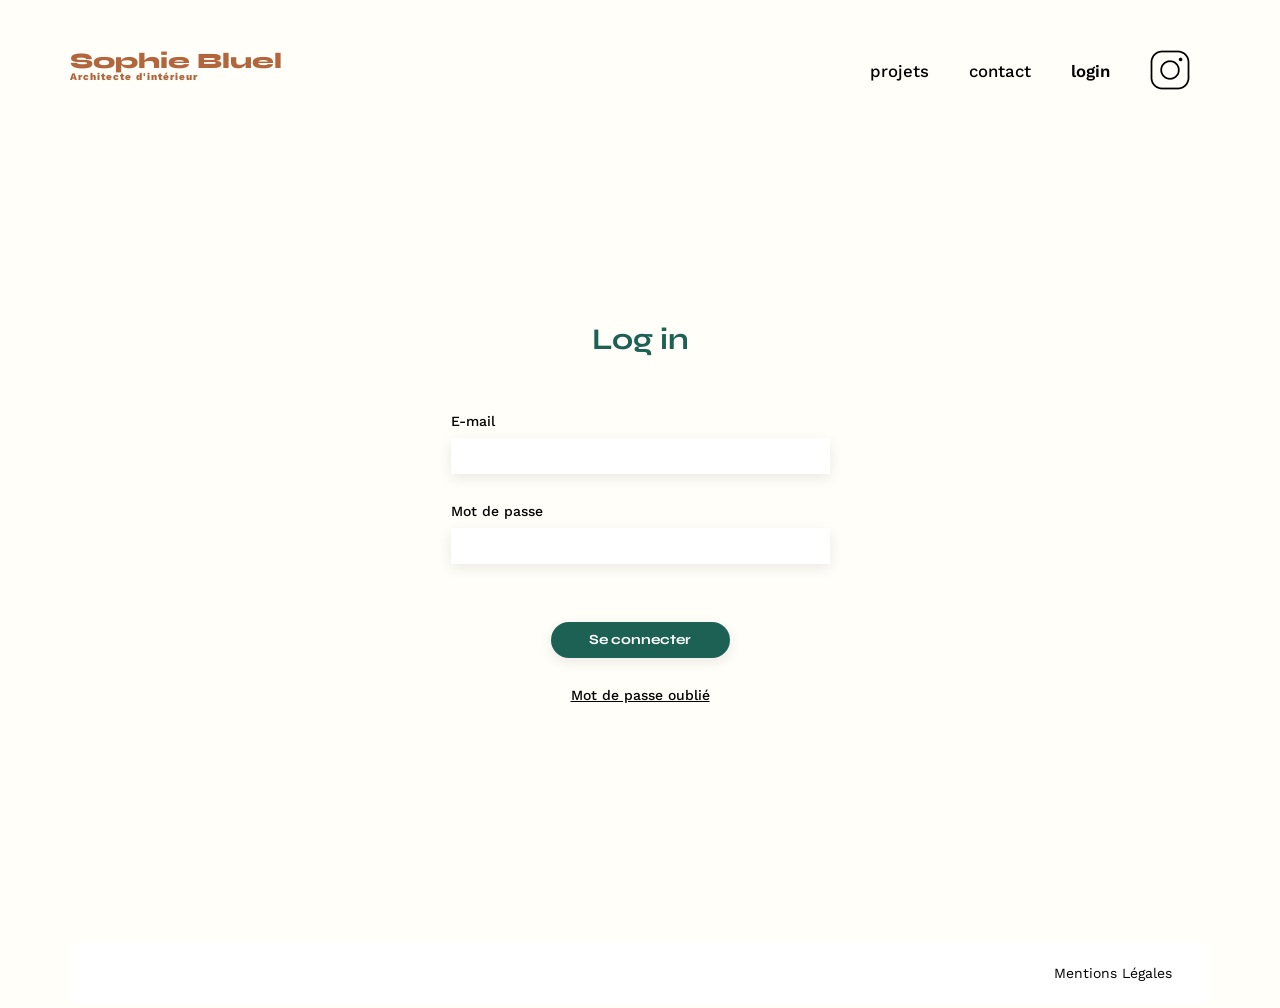
<file: FrontEnd/login.html>
<!DOCTYPE html>
<html lang="fr">

<head>
    <meta charset="UTF-8">
    <title>Sophie Bluel - Architecte d'intérieur</title>
    <meta name="viewport" content="width=device-width, initial-scale=1.0">
    <link rel="preconnect" href="https://fonts.googleapis.com">
    <link rel="preconnect" href="https://fonts.gstatic.com" crossorigin>
    <link href="https://fonts.googleapis.com/css2?family=Syne:wght@700;800&family=Work+Sans&display=swap"
        rel="stylesheet">
    <meta name="description" content="">
    <link rel="stylesheet" href="./assets/style.css">
    <script type="module" src="./assets/login.js"></script>
</head>

<body>
    <header>
        <h1>Sophie Bluel <span>Architecte d'intérieur</span></h1>
        <nav>
            <ul>
                <li><a href="index.html">projets</a></li>
                <li><a href="#">contact</a></li>
                <li><a href="login.html" class="active">login</a></li>
                <li><a href="#"><img src="./assets/icons/instagram.png" alt="Instagram"></a></li>
            </ul>
        </nav>
    </header>
    <main>
        <section id="login">
            <h2>Log in</h2>
            <form action="#" method="post" class="login-form">
                <label for="email">E-mail</label>
                <input type="email" name="email" id="email">
                <label for="password">Mot de passe</label>
                <input type="password" name="password" id="password">
                <input type="submit" value="Se connecter">
            </form>
            <a href="#">Mot de passe oublié</a>
        </section>
    </main>

    <footer>
        <nav>
            <ul>
                <li>Mentions Légales</li>
            </ul>
        </nav>
    </footer>
</body>

</html>
</file>
<file: FrontEnd/assets/style.css>
/* http://meyerweb.com/eric/tools/css/reset/
   v2.0 | 20110126
   License: none (public domain)
*/

html, body, div, span, applet, object, iframe,
h1, h2, h3, h4, h5, h6, p, blockquote, pre,
a, abbr, acronym, address, big, cite, code,
del, dfn, em, img, ins, kbd, q, s, samp,
small, strike, strong, sub, sup, tt, var,
b, u, i, center,
dl, dt, dd, ol, ul, li,
fieldset, form, label, legend,
table, caption, tbody, tfoot, thead, tr, th, td,
article, aside, canvas, details, embed,
figure, figcaption, footer, header, hgroup,
menu, nav, output, ruby, section, summary,
time, mark, audio, video {
	margin: 0;
	padding: 0;
	border: 0;
	font-size: 100%;
	font: inherit;
	vertical-align: baseline;
}
/* HTML5 display-role reset for older browsers */
article, aside, details, figcaption, figure,
footer, header, hgroup, menu, nav, section {
	display: block;
}

body {
	line-height: 1;
	background-color: #FFFEF8;
}
ol, ul {
	list-style: none;
}
blockquote, q {
	quotes: none;
}
blockquote:before, blockquote:after,
q:before, q:after {
	content: '';
	content: none;
}
table {
	border-collapse: collapse;
	border-spacing: 0;
}
/** end reset css**/


/* --------------------------------- Global styles --------------------------------- */
label, a, input, select {
	font-family: 'work sans';
	font-weight: 500;
	font-size: 14px;
	color: #000;
}

label {
	margin-bottom: 10px;
}

input, select {
	width: 100%;
	height: 36px;
	border: none;
	box-shadow: 0px 4px 14px rgba(0, 0, 0, 0.09);
	padding-left: 15px;
	padding-right: 15px;
	box-sizing: border-box;
}

input[type="submit"]{
	font-family: 'Syne';
	font-weight: 700;
	color: white;
	background-color: #1D6154;
	margin : 2em auto ;
	width: 180px;
	text-align: center;
	border-radius: 60px ;
}

section {
	margin: 100px 0
}

footer nav ul {
	display: flex;
	justify-content: flex-end;
	margin: 2em
}


h1{
	display: flex;
	flex-direction: column;
	font-family: 'Syne';
	font-size: 22px;
	font-weight: 800;
	color: #B1663C
}

h1 > span {
	font-family: 'Work Sans';
	font-size:10px;
	letter-spacing: 0.1em;
;
}

h2{
	font-family: 'Syne';
	font-weight: 700;
	font-size: 30px;
	color: #1D6154
}


/* --------------------------------- BODY --------------------------------- */
body {
	max-width: 1140px;
	margin:auto;
	font-family: 'Work Sans' ;
	font-size: 14px;
}

/* --------------------------------- HEADER --------------------------------- */
header {
	display: flex;
	justify-content: space-between;
	margin: 50px 0
}


.header-edit{
	display: flex;
	justify-content: center;
	align-items: center;
	font-family: 'Work Sans';
	font-weight: 400;;
	font-size:16px;
	color:white;
	background-color: black;
	height: 59px;
}

.header-edit i{
	margin-right: 8px;
}

/* --------------------------------- NAVIGATION --------------------------------- */
nav ul {
	display: flex;
	align-items: center;
	list-style-type: none;

}
nav li {
	padding: 0 10px;
}

nav li a{
	font-family: 'work sans';
	font-weight: 500;
	font-size: 14px;
	color: #000;
	text-decoration: none;
	padding: 0 10px;
	font-size: 1.2em;
}

nav li a:hover {
	color: #B1663C;
}

nav li a.active {
	font-weight: 600;
}

nav li a.active:hover {
	color:black
}


/* --------------------------------- INTRO --------------------------------- */
#introduction {
	display: flex;
	align-items: center;
}
#introduction figure {
	flex: 1
}
#introduction img {
	display: block;
	margin: auto;
	width: 80%;
}

#introduction .introduction-text {
	flex: 1;

}
#introduction h2 {
	margin-bottom: 1em;
}

#introduction p {
	font-family: 'Work Sans';
	font-weight: 400;
	font-size: 14px;
	margin-bottom: 15px;
	width: 404px;
}


/* --------------------------------- PORTFOLIO --------------------------------- */
.portfolio-title {
	display: flex;
	justify-content: center;
}

.portfolio-title .edit-mode{
	margin-top: 10px;
	margin-left: 12px;
}

.portfolio-title a{
	text-decoration: none;
	font-family: 'Work Sans';
	font-weight: 400;
	font-size: 14px;
}

#portfolio h2 {
	text-align: center;
	margin-bottom: 40px;
}


/* --------------------------------- GALLERY --------------------------------- */
.gallery {
	width: 100%;
	display: grid;
	grid-template-columns: 1fr 1fr 1fr;
	grid-column-gap: 20px;
	grid-row-gap: 20px;
}

.gallery img {
	width: 100%;

}


/* --------------------------------- CONTACT FORM --------------------------------- */
#contact {
	width: 50%;
margin: auto;
}
#contact > * {
	text-align: center;

}
#contact h2{
	margin-bottom: 20px;
}
#contact form {
	text-align: left;
	margin-top:30px;
	display: flex;
	flex-direction: column;
}

#contact input {
	height: 50px;
	font-size: 1.2em;
	border: none;
	box-shadow: 0px 4px 14px rgba(0, 0, 0, 0.09);
}
#contact label {
	margin: 2em 0 1em 0;
}
#contact textarea {
	border: none;
	box-shadow: 0px 4px 14px rgba(0, 0, 0, 0.09);
}

/* --------------------------------- FILTERS --------------------------------- */

.filters {
	display: flex;
	justify-content: center;
	margin-bottom: 3em;
}


.filters a {
    display: flex;
    align-items: center;
	font-family: 'Syne';
    font-size: 16px;
    font-weight: 700;
    padding: 8px 16px;
	margin: 0 5px;
	text-decoration: none;
	color: #1D6154;
    border: #1D6154 solid 1px;
    border-radius: 30px;
}

.filters a:hover {
	color: white;
    background-color: #1D6154;
}

.filters a.active {
	color: white;
	background-color: #1D6154;
}


/* --------------------------------- FOOTER --------------------------------- */
footer {
	display: flex;
	justify-content: right;
	align-items: center;
	background-color: white;
	height: 60px;
}


/* --------------------------------- LOGIN PAGE --------------------------------- */
#login {
	display: flex;
	flex-direction: column;
	justify-content: center;
	align-items: center;
	height: 650px;
}

#login h2 {
	margin-bottom: 2em;
}

#login form{
	display: flex;
	flex-direction: column;
	width: 379px;
}


#login a {
	margin-bottom: 10px;
}

#login input {
	margin-bottom: 30px;
}

#login input[type="submit"]{
	width: 179px;
	height: 36px;
	font-size: 14px;
}


/* --------------------------------- MODAL WINDOW --------------------------------- */
.open-modal-btn {
	font-family: 'work sans';
	font-weight: 500;
	font-size: 14px;
	color: #000;
}

.modal-overlay {
	position: fixed;
	z-index: 1;
	left: 0;
	top: 0;
	width: 100%;
	height: 100%;
	overflow: auto;
	background-color: rgba(0,0,0,0.3);
}

.modal-content {
	background-color: white;
	margin: 15% auto;
	padding: 20px;
	width: 630px;
	height: 670px;
	border-radius: 10px;
	box-sizing: border-box;
}

.modal-galerie-photo{
	width:100%;
	display: flex;
	flex-direction: column;
	align-items: center;
}

.modal-header {
	display: flex;
	flex-direction: column;
	width: 100%;
	margin-bottom: 40px;
}

.modal-nav {
	display: flex;
	justify-content: space-between;
	width: 100%;
	color: black;
}

.modal-nav a {
	color: #000;
	text-decoration: none;
}

.modal-nav .close-modal-btn {
	font-size: 32px;
	margin-right: 10px;
}

.modal-nav .fa-arrow-left {
	font-size: 24px;
	margin-left: 10px;
}

.modal-header h2 {
	text-align: center;
	font-family: 'work sans';
	font-weight: 400;
	font-size: 26px;
	color: black;
}

.modal-body {
	display: flex;
	flex-wrap: wrap;
	align-content: flex-start;
	gap: 10px;
	width:422px;
	height: 440px;
	border-bottom: #B3B3B3 solid 1px;
}

.modal-body figure {
	display: flex;
	justify-content: right;
	height: 102px;
}

.modal-delete-btn {
	position:absolute;
	color:white;
	font-size: 9px;
	margin: 5px;
	padding:4px 3px;
	background-color: black;
	border-radius: 3px;
}

.modal-footer {
	display: flex;
	justify-content: center;
	align-items: center;
	width: 100%;
	height: 115px;
}

.modal-footer a {
	display: flex;
	align-items: center;
	justify-content: center;
	font-family: 'Syne';
	font-weight: 700;
	color: white;
	background-color: #1D6154;
	width: 237px;
	height: 36px;
	text-decoration: none;
	border-radius: 60px;
}


/* --------------------------------- MODAL ADD PHOTO --------------------------------- */

.modal-ajout-photo{
	width:100%;
	display: flex;
	flex-direction: column;
	align-items: center;
}

.modal-body-ajout-photo{
	display: flex;
	flex-direction: column;
	width:420px;
	height: 440px;
	border-bottom: #B3B3B3 solid 1px;
}

.modal-champs-ajout-photo{
	display: flex;
	flex-direction: column;
	justify-content: center;
	align-items: center;
	width: 100%;
	height: 169px;
	background-color: #E8F1F6;
	margin-bottom: 40px;
}

.image-upload-container {
	display: flex;
	flex-direction: column;
	align-items: center;
}

.image-upload-container .fa-image{
	font-size: 68px;
	color: #B3B3B3;
	margin-bottom: 10px;
}

.modal-upload-btn{
	z-index: 0;
	display: flex;
	align-items: center;
	justify-content: center;
	font-family: 'Syne';
	font-weight: 500;
	font-size: 14px;
	color: #306685;
	background-color: #CBD6DC;
	width: 180px;
	height: 36px;
	text-decoration: none;
	border: none;
	border-radius: 60px;
	margin-bottom: 10px;
}

.modal-upload-btn input[type="file"]{
	position: absolute;
	z-index: 1;
	opacity: 0;
}

.modal-body-ajout-photo input {
	margin-bottom: 30px;
}

.select-wrapper  {
	position: relative;
}

.select-wrapper select {
	appearance: none;
}

.select-wrapper .custom-arrow {
	position: absolute;
	right: 15px;
	top: 50%;
	transform: translateY(-50%);
	pointer-events: none;
	color: #6C6C6C;
}

.modal-valider-btn:disabled {
	background-color: #A7A7A7;
	cursor: not-allowed;
}
</file>
